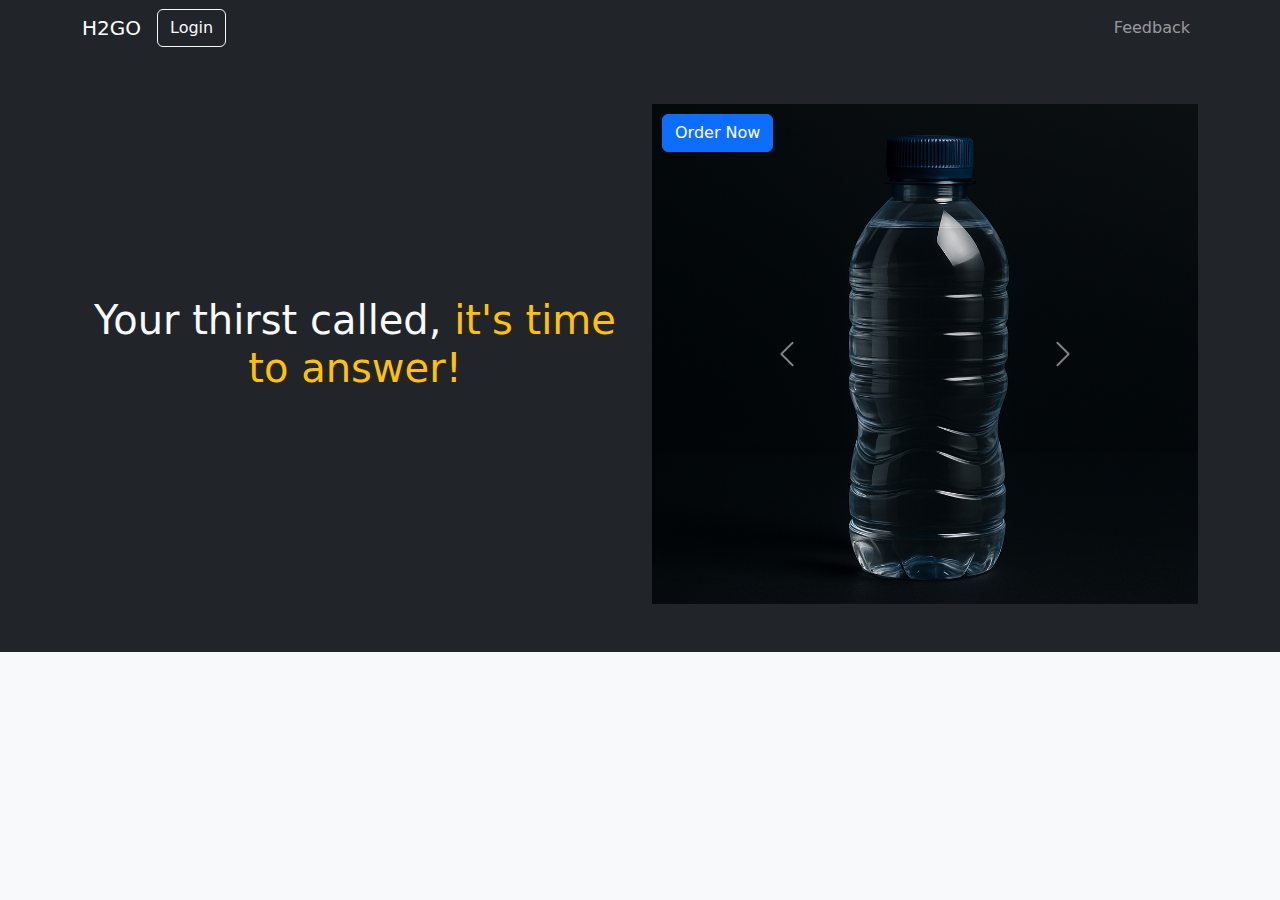
<file: index.html>
<!DOCTYPE html>
<html lang="en">
  <head>
    <meta charset="UTF-8" />
    <meta http-equiv="X-UA-Compatible" content="IE=edge" />
    <meta name="viewport" content="width=device-width, initial-scale=1.0" />
    <link
      href="https://cdn.jsdelivr.net/npm/bootstrap@5.3.3/dist/css/bootstrap.min.css"
      rel="stylesheet"
      integrity="sha384-QWTKZyjpPEjISv5WaRU9OFeRpok6YctnYmDr5pNlyT2bRjXh0JMhjY6hW+ALEwIH"
      crossorigin="anonymous"
    />
    <link rel="stylesheet" href="CSS/style.css" />
    <link rel="stylesheet" href="CSS/button.css" />
    <title>H2GO JAAM Water</title>
  </head>
  <body>
    <!--Navbar-->
    <nav class="navbar navbar-expand-lg bg-dark navbar-dark">
      <div class="container">
        <a href="index.html" class="navbar-brand">H2GO</a>
        <!-- Login link -->
        <!-- Placeholder for login/logout -->
        <span id="auth-button" class="ms-auto"></span>
        <!-- Hamburger toggler -->
        <button
          class="navbar-toggler"
          type="button"
          data-bs-toggle="collapse"
          data-bs-target="#navmenu"
          aria-controls="navmenu"
          aria-expanded="false"
          aria-label="Toggle navigation"
        >
          <span class="navbar-toggler-icon"></span>
        </button>
        <!-- Collapsible menu -->
        <div class="collapse navbar-collapse" id="navmenu">
          <ul class="navbar-nav ms-auto" id="navLinks">
  <!-- Navigation links will be added by JavaScript -->
</ul>

        </div>
      </div>
    </nav>

    <!--Showcase-->
    <section class="bg-dark text-light p-5 text-center">
      <div class="container">
        <div class="row align-items-center">
          <!-- Left Column: Heading -->
          <div class="col-md-6">
            <div class="heading-div">
              <h1>
                Your thirst called,
                <span class="text-warning">it's time to answer!</span>
              </h1>
            </div>
          </div>
          <!-- Right Column: Carousel with Order Button on Top -->
          <div class="col-md-6">
            <div class="carousel-container">
              <!-- Order Button -->
              <a href="./Order.html" class="btn btn-primary order-btn" id="orderBtn">Order Now</a>

              <!-- Carousel -->
              <div
                id="carouselExample"
                class="carousel slide"
                data-bs-ride="carousel"
                data-bs-interval="3000"
              >
                <div class="carousel-inner">
                  <div class="carousel-item active">
                    <img
                      src="img/waterBottle.png"
                      class="d-block w-100"
                      alt="Slide 1"
                    />
                  </div>
                  <div class="carousel-item">
                    <img
                      src="img/awiJaam1.jpg"
                      class="d-block w-100"
                      alt="Slide 2"
                    />
                  </div>
                  <div class="carousel-item">
                    <img
                      src="img/JAAMwaterPlastic.png"
                      class="d-block w-100"
                      alt="Slide 3"
                    />
                  </div>
                </div>
                <!-- Carousel controls inside the carousel -->
                <button
                  class="carousel-control-prev"
                  type="button"
                  data-bs-target="#carouselExample"
                  data-bs-slide="prev"
                >
                  <span
                    class="carousel-control-prev-icon"
                    aria-hidden="true"
                  ></span>
                  <span class="visually-hidden">Previous</span>
                </button>
                <button
                  class="carousel-control-next"
                  type="button"
                  data-bs-target="#carouselExample"
                  data-bs-slide="next"
                >
                  <span
                    class="carousel-control-next-icon"
                    aria-hidden="true"
                  ></span>
                  <span class="visually-hidden">Next</span>
                </button>
              </div>
            </div>
          </div>
        </div>
      </div>
    </section>

    <script
      src="https://cdn.jsdelivr.net/npm/bootstrap@5.0.2/dist/js/bootstrap.bundle.min.js"
      integrity="sha384-MrcW6ZMFYlzcLA8Nl+NtUVF0sA7MsXsP1UyJoMp4YLEuNSfAP+JcXn/tWtIaxVXM"
      crossorigin="anonymous"
    ></script>

    <script>
      // Run when page loads
      window.onload = function () {
        const authArea = document.getElementById("auth-button");

        if (localStorage.getItem("isLoggedIn") === "true") {
          // If logged in, show logout button
        authArea.innerHTML = `
          <a href="#" class="btn btn-outline-warning" onclick="showLogoutModal()">Logout</a>
          `;

        } else {
          // If NOT logged in, show login button
          authArea.innerHTML = `
        <a href="login.html" class="btn btn-outline-light">Login</a>
      `;
        }
      };

      // Logout function
      function logout() {
        localStorage.removeItem("isLoggedIn");
        window.location.href = "login.html";
      }
    </script>


    <script>
  // Show correct button (Login or Logout)
  window.onload = function () {
    const authArea = document.getElementById("auth-button");

    if (localStorage.getItem("isLoggedIn") === "true") {
      authArea.innerHTML = `
        <a href="#" class="btn btn-outline-warning" onclick="showLogoutModal()">Logout</a>
      `;
    } else {
      authArea.innerHTML = `
        <a href="login.html" class="btn btn-outline-light">Login</a>
      `;
    }
  };

  // Show confirmation modal
  function showLogoutModal() {
    document.getElementById("logoutModal").style.display = "block";
  }

  // Hide confirmation modal
  function closeLogoutModal() {
    document.getElementById("logoutModal").style.display = "none";
  }

  // Logout if confirmed
  function confirmLogout() {
    localStorage.removeItem("isLoggedIn");
    window.location.href = "login.html";
  }
</script>


<!-- Logout Confirmation Modal -->
<div id="logoutModal" class="modal" tabindex="-1" style="display:none; position: fixed; top:0; left:0; width:100%; height:100%; background: rgba(0,0,0,0.5); z-index:9999;">
  <div class="modal-dialog modal-dialog-centered">
    <div class="modal-content p-4">
      <h5 class="mb-3">Are you sure you want to logout?</h5>
      <div class="text-end">
        <button class="btn btn-secondary me-2" onclick="closeLogoutModal()">No</button>
        <button class="btn btn-danger" onclick="confirmLogout()">Yes</button>
      </div>
    </div>
  </div>
</div>

<!-- Your existing Bootstrap script and other scripts -->
<script>
  // JS code here (I'll give you that next)
</script>

</body>
</html>




<script>
  window.onload = function () {
    const authArea = document.getElementById("auth-button");
    const role = localStorage.getItem("role");

    if (localStorage.getItem("isLoggedIn") === "true") {
      authArea.innerHTML = `
        <a href="#" class="btn btn-outline-warning" onclick="showLogoutModal()">Logout</a>
      `;

      // ✅ Show admin content
      if (role === "admin") {
        document.getElementById("adminPanel").style.display = "block";
      }
    } else {
      authArea.innerHTML = `
        <a href="login.html" class="btn btn-outline-light">Login</a>
      `;
    }
  };
</script>



<script>
  // ✅ Dynamic Navigation Based on Role
  window.onload = function () {
    const role = localStorage.getItem("role");
    const navLinks = document.getElementById("navLinks");
    const authArea = document.getElementById("auth-button");

    // Set auth button (login/logout)
    if (localStorage.getItem("isLoggedIn") === "true") {
      authArea.innerHTML = `<a href="#" class="btn btn-outline-warning" onclick="showLogoutModal()">Logout</a>
`;
    } else {
      authArea.innerHTML = `<a href="login.html" class="btn btn-outline-light">Login</a>`;
    }

    // Set navigation items
    if (role === "admin") {
  navLinks.innerHTML = `
    <li class="nav-item">
      <a href="admin.html" class="nav-link">Dashboard</a>
    </li>
  `;
} else {
  navLinks.innerHTML = `
    
    <li class="nav-item">
      <a href="feedback.html" class="nav-link">Feedback</a>
    </li>
  `;
}
};

  function logout() {
    localStorage.clear();
    window.location.href = "login.html";
  }
</script>


<script>
  // Hide "Order Now" button only for admin
  window.addEventListener("DOMContentLoaded", () => {
    const role = localStorage.getItem("role");
    const orderBtn = document.getElementById("orderBtn");
    if (role === "admin" && orderBtn) {
      orderBtn.style.display = "none";
    }
  });
</script>


<script>
  window.addEventListener("DOMContentLoaded", () => {
    const reminderTime = localStorage.getItem("reorderReminder");
    const now = Date.now();

    if (reminderTime && now >= parseInt(reminderTime)) {
      alert("💧 It's time to reorder your JAAM water!");
      localStorage.removeItem("reorderReminder"); // Only show once
    }
  });
</script>


  </body>
</html>
</file>
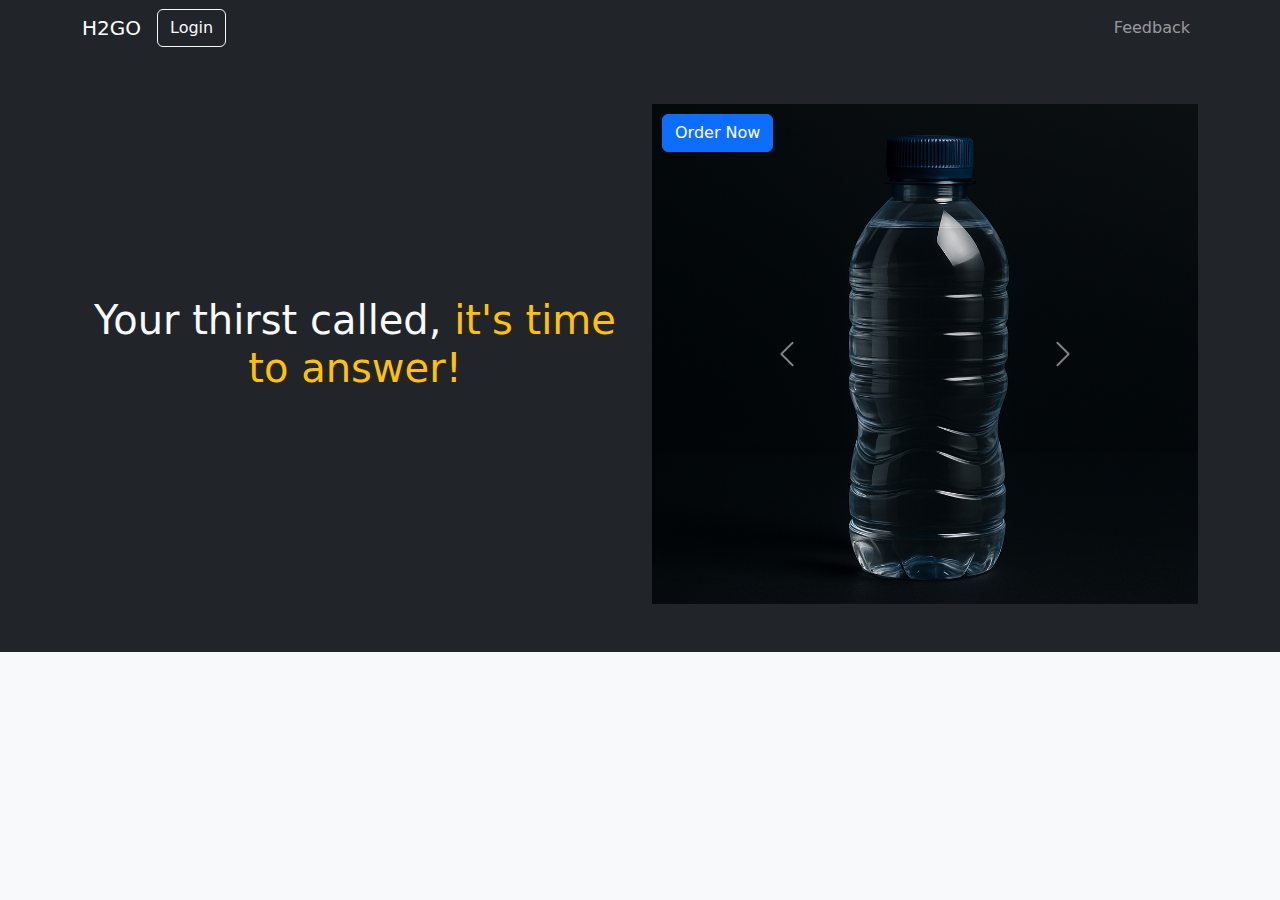
<file: admin.html>
<!DOCTYPE html>
<html lang="en">
  <head>
    <meta charset="UTF-8" />
    <meta name="viewport" content="width=device-width, initial-scale=1.0" />
    <title>Admin Dashboard - H2GO JAAM Water</title>
    <link
      href="https://cdn.jsdelivr.net/npm/bootstrap@5.3.3/dist/css/bootstrap.min.css"
      rel="stylesheet"
    />
  </head>
  <body>
    <!-- 🚨 Redirect non-admin users -->
    <script>
      const isLoggedIn = localStorage.getItem("isLoggedIn");
      const role = localStorage.getItem("role");
      if (isLoggedIn !== "true" || role !== "admin") {
        window.location.href = "index.html";
      }
    </script>

    <!-- Navbar -->
    <nav class="navbar navbar-expand-lg bg-dark navbar-dark">
      <div class="container">
        <a href="index.html" class="navbar-brand">H2GO Admin</a>
        <div class="ms-auto">
          <a href="#" class="btn btn-outline-warning" onclick="logout()"
            >Logout</a
          >
        </div>
      </div>
    </nav>

    <!-- Dashboard Content -->
    <div class="container my-5">
      <h1 class="mb-4">Admin Dashboard</h1>

      <!-- Removed the demo summary cards here -->

      <h2 class="mt-4">All Orders</h2>
      <table class="table table-bordered" id="ordersTable">
        <thead>
          <tr>
            <th>Name</th>
            <th>Room</th>
            <th>Email</th>
            <th>Delivery</th>
            <th>Payment</th>
            <th>Notes</th>
            <th>Time</th>
          </tr>
        </thead>
        <tbody></tbody>
      </table>

      <h2 class="mt-5">User Feedback</h2>
      <table class="table table-bordered" id="feedbackTable">
        <thead>
          <tr>
            <th>Rating</th>
            <th>Message</th>
            <th>Time</th>
          </tr>
        </thead>
        <tbody></tbody>
      </table>
    </div>

    <!-- Scripts -->
    <script>
      function logout() {
        localStorage.clear();
        window.location.href = "login.html";
      }
    </script>

    <script src="https://cdn.jsdelivr.net/npm/bootstrap@5.3.3/dist/js/bootstrap.bundle.min.js"></script>

    <script>
      // Display orders
      const orders = JSON.parse(localStorage.getItem("orders") || "[]");
      const ordersBody = document.querySelector("#ordersTable tbody");
      orders.forEach((o) => {
        const row = document.createElement("tr");
        row.innerHTML = `
          <td>${o.name || "—"}</td>
          <td>${o.room}</td>
          <td>${o.email}</td>
          <td>${o.delivery}</td>
          <td>${o.payment}</td>
          <td>${o.notes}</td>
          <td>${o.time}</td>
        `;
        ordersBody.appendChild(row);
      });

      // Display feedbacks
      const feedbacks = JSON.parse(localStorage.getItem("feedbacks") || "[]");
      const feedbackBody = document.querySelector("#feedbackTable tbody");
      feedbacks.forEach((fb) => {
        const row = document.createElement("tr");
        row.innerHTML = `
          <td>${fb.rating}</td>
          <td>${fb.message}</td>
          <td>${fb.time}</td>
        `;
        feedbackBody.appendChild(row);
      });
    </script>
  </body>
</html>
</file>
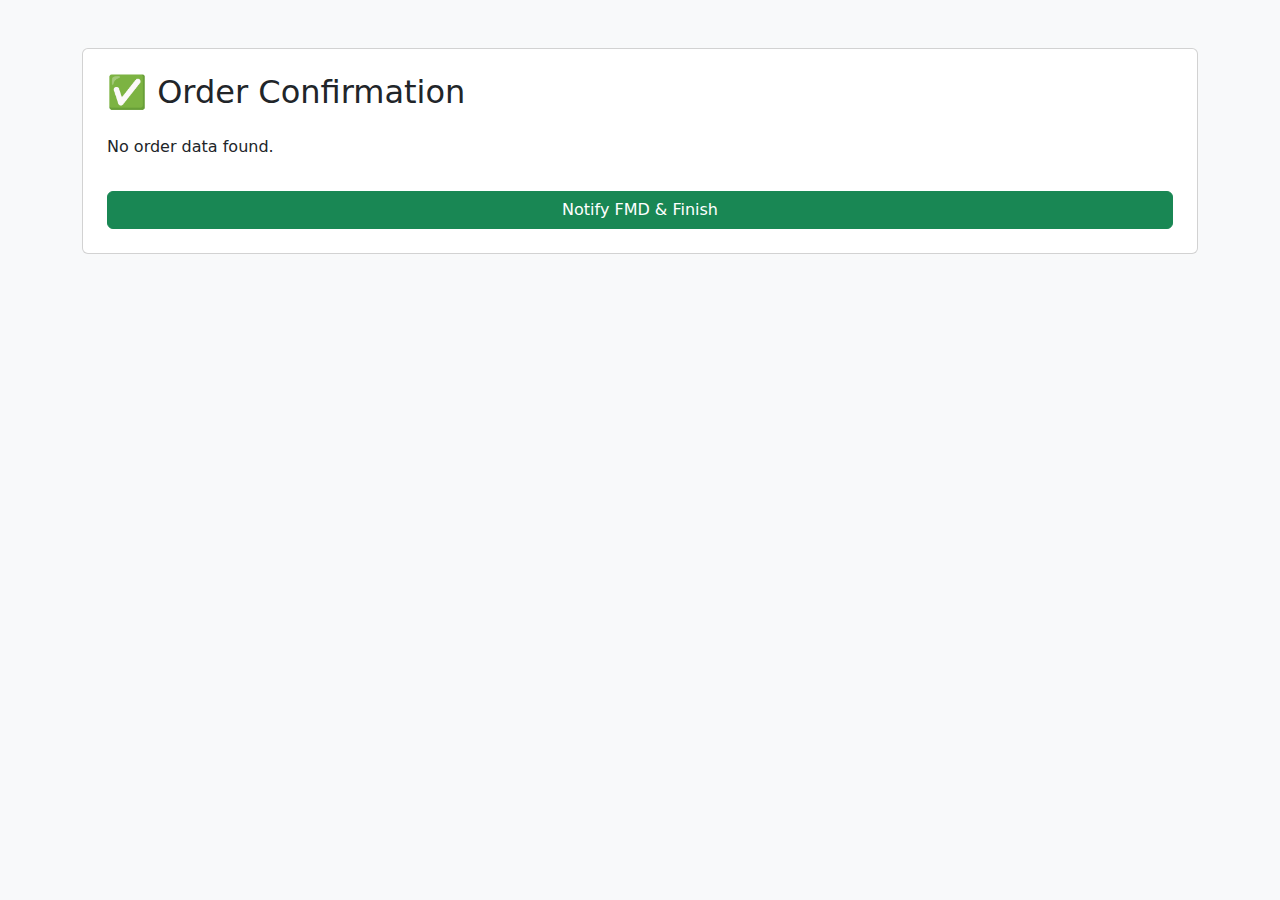
<file: confirmation.html>
<!DOCTYPE html>
<html lang="en">
  <head>
    <meta charset="UTF-8" />
    <meta name="viewport" content="width=device-width, initial-scale=1.0" />
    <title>Order Confirmation - H2GO</title>
    <link
      href="https://cdn.jsdelivr.net/npm/bootstrap@5.3.3/dist/css/bootstrap.min.css"
      rel="stylesheet"
    />
  </head>
  <body class="bg-light">
    <div class="container my-5">
      <div class="card p-4">
        <h2 class="mb-4">✅ Order Confirmation</h2>
        <div id="orderSummary" class="mb-3"></div>

        <button class="btn btn-success" onclick="notifyFMD()">
          Notify FMD & Finish
        </button>
      </div>
    </div>

    <script>
      const order = JSON.parse(localStorage.getItem("latestOrder"));

      // ✅ Set reorder reminder for 3 days later
      const reminderIn3Days = Date.now() + 3 * 24 * 60 * 60 * 1000;
      localStorage.setItem("reorderReminder", reminderIn3Days);

      if (!order) {
        document.getElementById("orderSummary").innerHTML =
          "<p>No order data found.</p>";
      } else {
        const summaryHTML = `
      <p><strong>Room Number:</strong> ${order.room}</p>
      <p><strong>Bottle Size:</strong> ${order.size}</p>
      <p><strong>Quantity:</strong> ${order.quantity}</p>
      <p><strong>Delivery Time:</strong> ${
        order.delivery.includes("Sun-Morning")
          ? "Tuesday (9:00 AM)"
          : "Thursday (2:00 PM)"
      }</p>
      <p><strong>Status:</strong> Scheduled ✅</p>
      <p><strong>Payment Method:</strong> ${order.payment}</p>
      <p><strong>Notes:</strong> ${order.notes}</p>
      <p><strong>Total Price:</strong> ${order.price.toLocaleString()} IQD</p>
      <p><strong>User Email:</strong> ${order.email}</p>
      <p><strong>Order Time:</strong> ${order.time}</p>
    `;
        document.getElementById("orderSummary").innerHTML = summaryHTML;
      }

      // ✅ Simulate notify
      function notifyFMD() {
        alert(
          "✅ Order completed successfully! Your request has been processed."
        );
      }
    </script>
  </body>
</html>
</file>
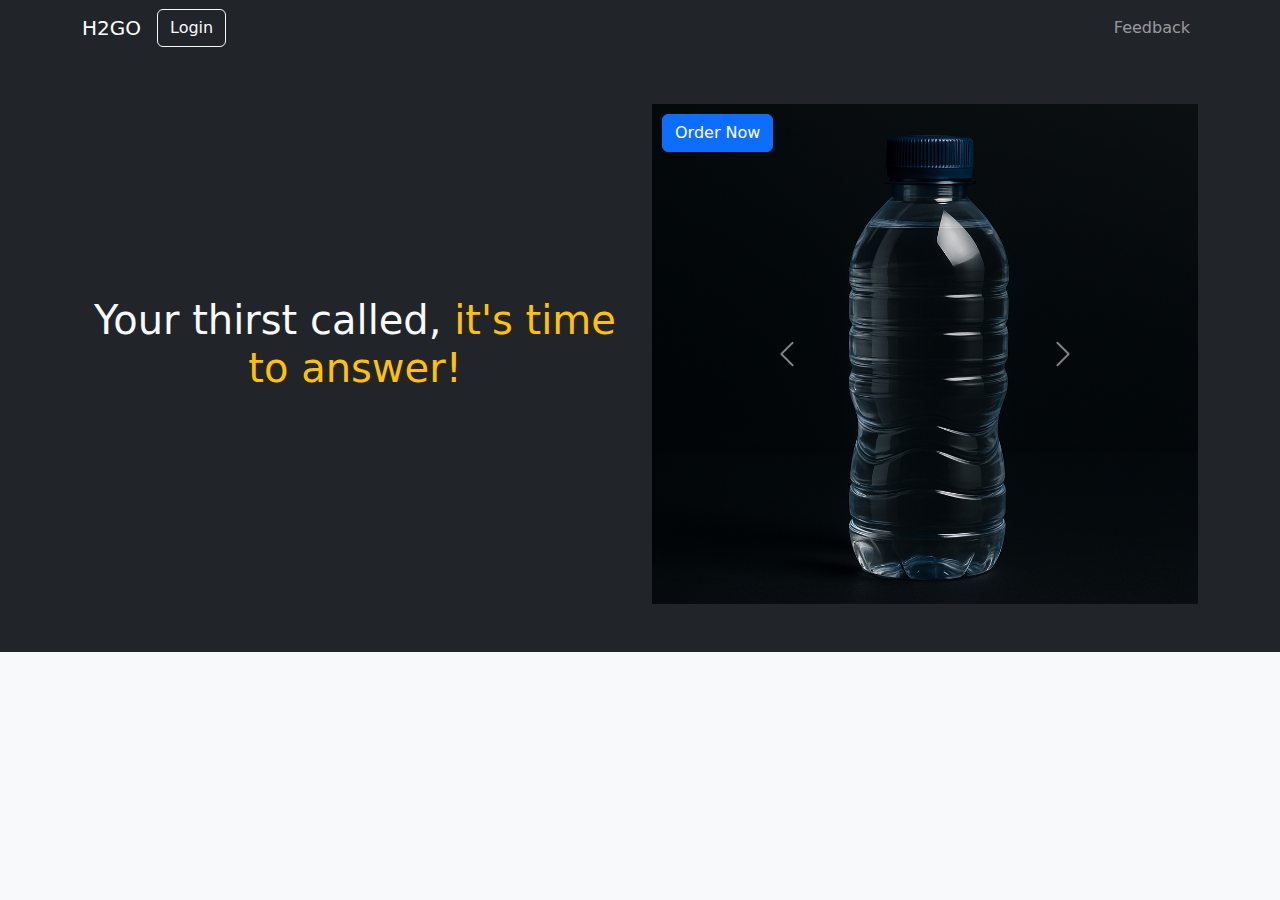
<file: Feedback.html>
<!DOCTYPE html>
<html lang="en">
  <head>
    <meta charset="UTF-8" />
    <meta http-equiv="X-UA-Compatible" content="IE=edge" />
    <meta name="viewport" content="width=device-width, initial-scale=1.0" />
    <link
      href="https://cdn.jsdelivr.net/npm/bootstrap@5.3.3/dist/css/bootstrap.min.css"
      rel="stylesheet"
      integrity="sha384-QWTKZyjpPEjISv5WaRU9OFeRpok6YctnYmDr5pNlyT2bRjXh0JMhjY6hW+ALEwIH"
      crossorigin="anonymous"
    />
    <link rel="stylesheet" href="CSS/style.css" />
    <link rel="stylesheet" href="CSS/button.css" />
    <title>H2GO JAAM Water</title>
  </head>
  <body>
    <!--Navbar-->
    <nav class="navbar navbar-expand-lg bg-dark navbar-dark">
      <div class="container">
        <a href="index.html" class="navbar-brand">H2GO</a>
        <!-- Login link -->
        <!-- Placeholder for login/logout -->
        <span id="auth-button" class="ms-auto"></span>
        <!-- Hamburger toggler -->
        <button
          class="navbar-toggler"
          type="button"
          data-bs-toggle="collapse"
          data-bs-target="#navmenu"
          aria-controls="navmenu"
          aria-expanded="false"
          aria-label="Toggle navigation"
        >
          <span class="navbar-toggler-icon"></span>
        </button>
        <!-- Collapsible menu -->
        <div class="collapse navbar-collapse" id="navmenu">
          <ul class="navbar-nav ms-auto" id="navLinks">
  <!-- Navigation links will be added by JavaScript -->
</ul>

        </div>
      </div>
    </nav>

    <!--Showcase-->
    <section class="bg-dark text-light p-5 text-center">
      <div class="container">
        <div class="row align-items-center">
          <!-- Left Column: Heading -->
          <div class="col-md-6">
            <div class="heading-div">
              <h1>
                Your thirst called,
                <span class="text-warning">it's time to answer!</span>
              </h1>
            </div>
          </div>
          <!-- Right Column: Carousel with Order Button on Top -->
          <div class="col-md-6">
            <div class="carousel-container">
              <!-- Order Button -->
              <a href="./Order.html" class="btn btn-primary order-btn" id="orderBtn">Order Now</a>

              <!-- Carousel -->
              <div
                id="carouselExample"
                class="carousel slide"
                data-bs-ride="carousel"
                data-bs-interval="3000"
              >
                <div class="carousel-inner">
                  <div class="carousel-item active">
                    <img
                      src="img/waterBottle.png"
                      class="d-block w-100"
                      alt="Slide 1"
                    />
                  </div>
                  <div class="carousel-item">
                    <img
                      src="img/awiJaam1.jpg"
                      class="d-block w-100"
                      alt="Slide 2"
                    />
                  </div>
                  <div class="carousel-item">
                    <img
                      src="img/JAAMwaterPlastic.png"
                      class="d-block w-100"
                      alt="Slide 3"
                    />
                  </div>
                </div>
                <!-- Carousel controls inside the carousel -->
                <button
                  class="carousel-control-prev"
                  type="button"
                  data-bs-target="#carouselExample"
                  data-bs-slide="prev"
                >
                  <span
                    class="carousel-control-prev-icon"
                    aria-hidden="true"
                  ></span>
                  <span class="visually-hidden">Previous</span>
                </button>
                <button
                  class="carousel-control-next"
                  type="button"
                  data-bs-target="#carouselExample"
                  data-bs-slide="next"
                >
                  <span
                    class="carousel-control-next-icon"
                    aria-hidden="true"
                  ></span>
                  <span class="visually-hidden">Next</span>
                </button>
              </div>
            </div>
          </div>
        </div>
      </div>
    </section>

    <script
      src="https://cdn.jsdelivr.net/npm/bootstrap@5.0.2/dist/js/bootstrap.bundle.min.js"
      integrity="sha384-MrcW6ZMFYlzcLA8Nl+NtUVF0sA7MsXsP1UyJoMp4YLEuNSfAP+JcXn/tWtIaxVXM"
      crossorigin="anonymous"
    ></script>

    <script>
      // Run when page loads
      window.onload = function () {
        const authArea = document.getElementById("auth-button");

        if (localStorage.getItem("isLoggedIn") === "true") {
          // If logged in, show logout button
        authArea.innerHTML = `
          <a href="#" class="btn btn-outline-warning" onclick="showLogoutModal()">Logout</a>
          `;

        } else {
          // If NOT logged in, show login button
          authArea.innerHTML = `
        <a href="login.html" class="btn btn-outline-light">Login</a>
      `;
        }
      };

      // Logout function
      function logout() {
        localStorage.removeItem("isLoggedIn");
        window.location.href = "login.html";
      }
    </script>


    <script>
  // Show correct button (Login or Logout)
  window.onload = function () {
    const authArea = document.getElementById("auth-button");

    if (localStorage.getItem("isLoggedIn") === "true") {
      authArea.innerHTML = `
        <a href="#" class="btn btn-outline-warning" onclick="showLogoutModal()">Logout</a>
      `;
    } else {
      authArea.innerHTML = `
        <a href="login.html" class="btn btn-outline-light">Login</a>
      `;
    }
  };

  // Show confirmation modal
  function showLogoutModal() {
    document.getElementById("logoutModal").style.display = "block";
  }

  // Hide confirmation modal
  function closeLogoutModal() {
    document.getElementById("logoutModal").style.display = "none";
  }

  // Logout if confirmed
  function confirmLogout() {
    localStorage.removeItem("isLoggedIn");
    window.location.href = "login.html";
  }
</script>


<!-- Logout Confirmation Modal -->
<div id="logoutModal" class="modal" tabindex="-1" style="display:none; position: fixed; top:0; left:0; width:100%; height:100%; background: rgba(0,0,0,0.5); z-index:9999;">
  <div class="modal-dialog modal-dialog-centered">
    <div class="modal-content p-4">
      <h5 class="mb-3">Are you sure you want to logout?</h5>
      <div class="text-end">
        <button class="btn btn-secondary me-2" onclick="closeLogoutModal()">No</button>
        <button class="btn btn-danger" onclick="confirmLogout()">Yes</button>
      </div>
    </div>
  </div>
</div>

<!-- Your existing Bootstrap script and other scripts -->
<script>
  // JS code here (I'll give you that next)
</script>

</body>
</html>




<script>
  window.onload = function () {
    const authArea = document.getElementById("auth-button");
    const role = localStorage.getItem("role");

    if (localStorage.getItem("isLoggedIn") === "true") {
      authArea.innerHTML = `
        <a href="#" class="btn btn-outline-warning" onclick="showLogoutModal()">Logout</a>
      `;

      // ✅ Show admin content
      if (role === "admin") {
        document.getElementById("adminPanel").style.display = "block";
      }
    } else {
      authArea.innerHTML = `
        <a href="login.html" class="btn btn-outline-light">Login</a>
      `;
    }
  };
</script>



<script>
  // ✅ Dynamic Navigation Based on Role
  window.onload = function () {
    const role = localStorage.getItem("role");
    const navLinks = document.getElementById("navLinks");
    const authArea = document.getElementById("auth-button");

    // Set auth button (login/logout)
    if (localStorage.getItem("isLoggedIn") === "true") {
      authArea.innerHTML = `<a href="#" class="btn btn-outline-warning" onclick="showLogoutModal()">Logout</a>
`;
    } else {
      authArea.innerHTML = `<a href="login.html" class="btn btn-outline-light">Login</a>`;
    }

    // Set navigation items
    if (role === "admin") {
  navLinks.innerHTML = `
    <li class="nav-item">
      <a href="admin.html" class="nav-link">Dashboard</a>
    </li>
  `;
} else {
  navLinks.innerHTML = `
    
    <li class="nav-item">
      <a href="./Feedback.html" class="nav-link">Feedback</a>
    </li>
  `;
}
};

  function logout() {
    localStorage.clear();
    window.location.href = "login.html";
  }
</script>


<script>
  // Hide "Order Now" button only for admin
  window.addEventListener("DOMContentLoaded", () => {
    const role = localStorage.getItem("role");
    const orderBtn = document.getElementById("orderBtn");
    if (role === "admin" && orderBtn) {
      orderBtn.style.display = "none";
    }
  });
</script>


<script>
  window.addEventListener("DOMContentLoaded", () => {
    const reminderTime = localStorage.getItem("reorderReminder");
    const now = Date.now();

    if (reminderTime && now >= parseInt(reminderTime)) {
      alert("💧 It's time to reorder your JAAM water!");
      localStorage.removeItem("reorderReminder"); // Only show once
    }
  });
</script>


  </body>
</html>
</file>
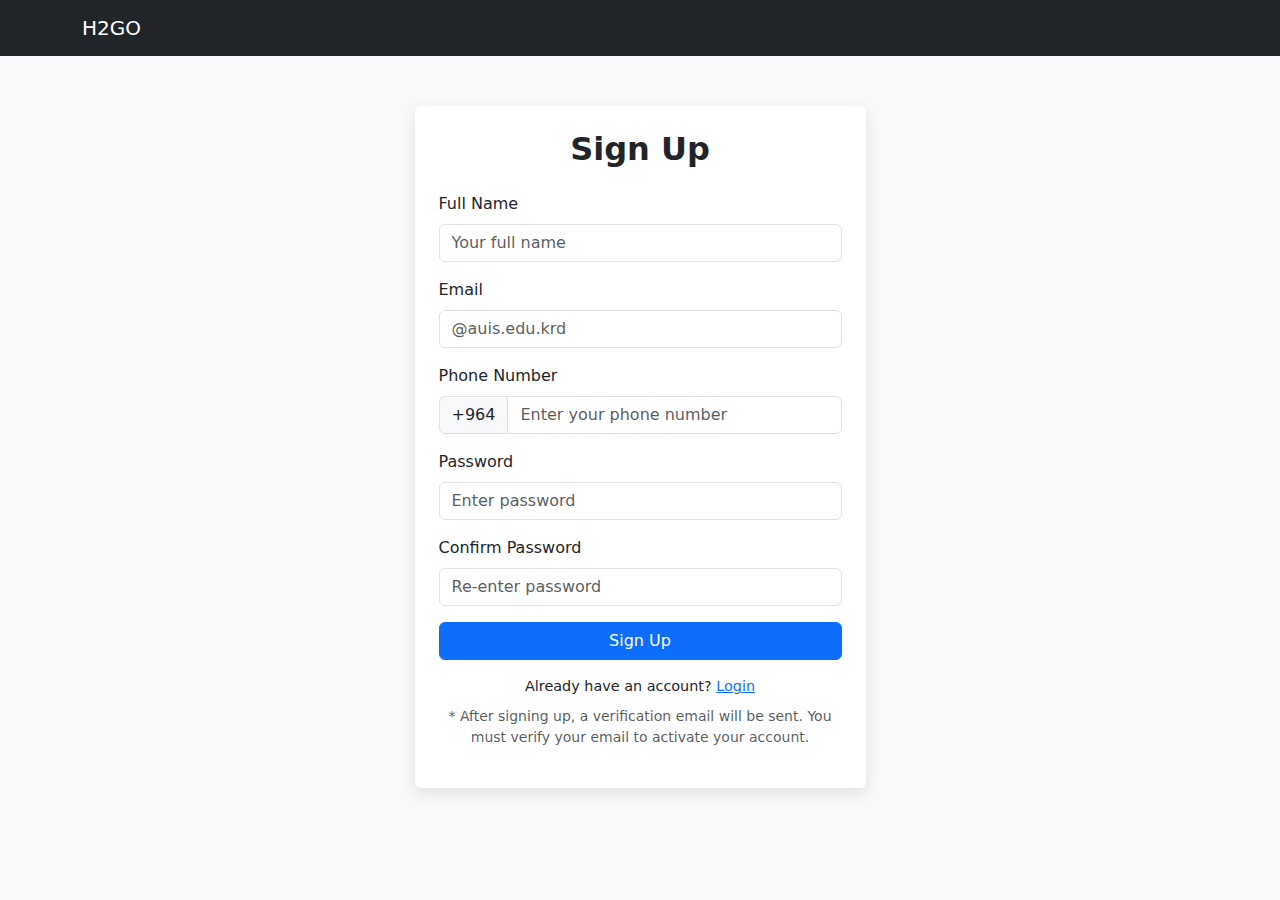
<file: signUp.html>
<!DOCTYPE html>
<html lang="en">
  <head>
    <meta charset="UTF-8" />
    <meta name="viewport" content="width=device-width, initial-scale=1.0" />
    <title>Sign Up - H2GO JAAM Water</title>
    <!-- Bootstrap CSS -->
    <link
      href="https://cdn.jsdelivr.net/npm/bootstrap@5.3.3/dist/css/bootstrap.min.css"
      rel="stylesheet"
    />
    <link rel="stylesheet" href="CSS/style.css" />
  </head>
  <body>
    <nav class="navbar navbar-expand-lg bg-dark navbar-dark">
      <div class="container">
        <a href="index.html" class="navbar-brand">H2GO</a>
      </div>
    </nav>

    <div class="container">
      <div class="row justify-content-center">
        <div class="col-md-5">
          <div class="card p-4">
            <h2 class="mb-4 text-center">Sign Up</h2>
            <form id="signupForm">
              <div class="mb-3">
                <label for="fullName" class="form-label">Full Name</label>
                <input
                  type="text"
                  id="fullName"
                  class="form-control"
                  required
                  placeholder="Your full name"
                />
              </div>

              <div class="mb-3">
                <label for="signupEmail" class="form-label">Email</label>
                <input
                  type="email"
                  id="signupEmail"
                  class="form-control"
                  required
                  placeholder="@auis.edu.krd"
                  pattern="^[a-zA-Z]{2}\d{5}@auis\.edu\.krd$"
                  title="This website can be accessed only by AUIS students, please use your AUIS email"
                />
              </div>

              <div class="mb-3">
                <label for="phoneNumber" class="form-label">Phone Number</label>
                <div class="input-group">
                  <span class="input-group-text">+964</span>
                  <input
                    type="tel"
                    id="phoneNumber"
                    class="form-control"
                    required
                    placeholder="Enter your phone number"
                  />
                </div>
              </div>

              <!-- ✅ Password and Confirm Password -->
              <div class="mb-3">
                <label for="signupPassword" class="form-label">Password</label>
                <input
                  type="password"
                  id="signupPassword"
                  class="form-control"
                  required
                  placeholder="Enter password"
                />
              </div>

              <div class="mb-3">
                <label for="confirmPassword" class="form-label"
                  >Confirm Password</label
                >
                <input
                  type="password"
                  id="confirmPassword"
                  class="form-control"
                  required
                  placeholder="Re-enter password"
                />
              </div>

              <button type="submit" class="btn btn-primary w-100">
                Sign Up
              </button>
            </form>

            <div class="text-center mt-3 link">
              <span
                >Already have an account? <a href="login.html">Login</a></span
              >
            </div>

            <p class="text-center mt-2 small text-muted">
              * After signing up, a verification email will be sent. You must
              verify your email to activate your account.
            </p>
          </div>
        </div>
      </div>
    </div>

    <!-- ✅ JS Validation -->
    <script>
      document
        .getElementById("signupForm")
        .addEventListener("submit", function (e) {
          e.preventDefault();

          const password = document
            .getElementById("signupPassword")
            .value.trim();
          const confirmPassword = document
            .getElementById("confirmPassword")
            .value.trim();

          if (password !== confirmPassword) {
            alert("❌ Passwords do not match.");
            return;
          }

          alert(
            "✅ Sign Up demo: Your details would be submitted and a verification email sent to your email address."
          );
        });
    </script>

    <script
      src="https://cdn.jsdelivr.net/npm/bootstrap@5.3.3/dist/js/bootstrap.bundle.min.js"
      crossorigin="anonymous"
    ></script>
  </body>
</html>
</file>
<file: CSS/style.css>
/* Adjust the size of the images */
.carousel-inner img {
  width: 500px;
  height: 500px; /* or set a specific height if needed */
  object-fit: cover;
}

/* Position the order button over the carousel */
.carousel-container {
  position: relative;
  padding-right: 0px;
  padding-left: 0px;
}

.order-btn {
  position: absolute;
  top: 10px;
  left: 10px;
  z-index: 10;
}

/* Extra styling for spacing, if necessary */
.heading-div {
  margin-bottom: 20px;
}

.carousel-control-prev,
.carousel-control-next {
  top: 50%;
  transform: translateY(-50%);
  width: auto;
  padding: 120px;
}
.carousel-control-prev-icon,
.carousel-control-next-icon {
  width: 30px;
  height: 30px;
}

.carousel-container {
  position: relative;
}

body {
  background: #f8f9fa;
}
.card {
  border: none;
  box-shadow: 0 5px 15px rgba(0, 0, 0, 0.1);
  margin-top: 50px;
}
.card h2 {
  font-weight: 700;
}
.link {
  font-size: 0.9rem;
}
</file>
<file: CSS/button.css>
.login-button {
  background-color: rgb(61, 117, 238);
  color: white;
  /*height: 35px;
      width: 100px;*/
  border: solid rgb(61, 117, 238);
  border-color: rgb(61, 117, 238);
  border-radius: 150px;
  cursor: pointer;
  font-size: 15px;
  margin-left: 300px;
  padding-top: 7px;
  padding-bottom: 7px;
  padding-left: 25px;
  padding-right: 25px;

  transition: opacity 0.35, color 0.35s;
  transition: box-shadow 0.35s;
  vertical-align: top;
}
.login-button:hover {
  background-color: rgb(41, 115, 221);
  opacity: 0.85;
  box-shadow: 5px 5px 10px rgba(107, 147, 212, 0.288);
}
.login-button:active {
  opacity: 0.7;
}
</file>
